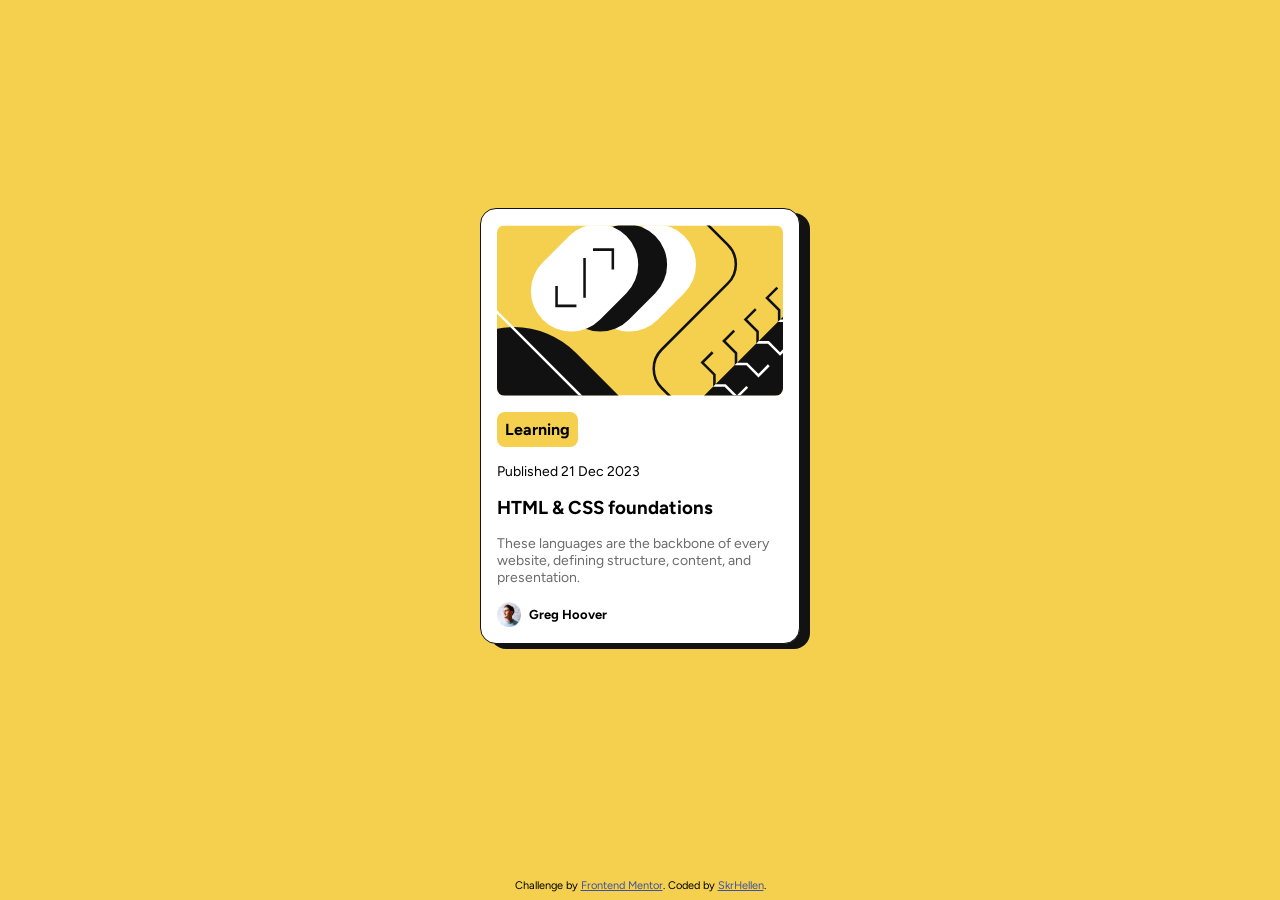
<file: card-preview-blog/index.html>
<!DOCTYPE html>
<html lang="en">
<head>
  <meta charset="UTF-8">
  <meta name="viewport" content="width=device-width, initial-scale=1.0"> <!-- displays site properly based on user's device -->

  <link rel="icon" type="image/png" sizes="32x32" href="./assets/images/favicon-32x32.png">
  <link rel="preconnect" href="https://fonts.googleapis.com">
  <link rel="preconnect" href="https://fonts.gstatic.com" crossorigin>
  <link href="https://fonts.googleapis.com/css2?family=Figtree:ital,wght@0,300..900;1,300..900&display=swap" rel="stylesheet">
  <title>Frontend Mentor | Blog preview card</title>

  <!-- Feel free to remove these styles or customise in your own stylesheet 👍 -->
  <style>
    * { box-sizing: border-box; margin: 0; padding: 0; font-family: "Figtree", sans-serif; }
    /* Centraliza o conteúdo na viewport, deixando espaço para o rodapé fixo */
    body { display: flex; align-items: center; justify-content: center; min-height: calc(100vh - 3rem); background-color: hsl(47, 88%, 63%);}
    .attribution { 
      font-size: 11px; 
      text-align: center; 
      position: fixed; 
      left: 0; 
      right: 0; 
      bottom: 0; 
      width: 100%;
      padding: 0.5rem 1rem;
    }
    .attribution a { color: hsl(228, 45%, 44%); }
    .card { 
      margin: 0;
      display: flex;
      flex-direction: column;
      align-items: start;
      justify-content: center;
      border: 1px solid hsl(0, 0%, 7%);
      box-shadow: 10px 5px 0px  hsl(0, 0%, 7%);
      padding: 1rem;
      border-radius: 1rem;
      max-width: 20rem;
      background-color: white;
    }
    .card > img {
      width: 100%;
      border-radius: 0.5rem;
      margin-bottom: 1rem;
    }
    .content {
      display: flex;
      flex-direction: column;
      gap: 1rem;
    }
    .category {
      padding: 0.5rem;
      background-color: hsl(47, 88%, 63%);
      max-width: fit-content;
      border-radius: 0.5rem;
    }
    .card-footer {
      display: flex;
      align-items: center;
      gap: 0.5rem;
      margin-top: 1rem;
      font-size: 13px;
    }
    .card-footer > img {
      width: 1.5rem;
    }
    .small-font {
      font-size: 14px;
    }
    .color-font {
      color:  hsl(0, 0%, 42%);
    }
    .title-action:hover {
      cursor: pointer;
      color: hsl(47, 88%, 63%);
      transition: color 0.3s ease-in-out;
    }
  </style>
</head>
<body>
  <div class="card">
    <img src="images/illustration-article.svg" alt="illustration-article">
    <div class="content">
      <p class="category"><strong>Learning</strong></p>
      <p class="small-font">Published 21 Dec 2023</p>
      <h3 class="title-action">HTML & CSS foundations</h3>
      <p class="small-font color-font">These languages are the backbone of every website, defining structure, content, and presentation.</p>
    </div>
    <div class="card-footer">
      <img src="images/image-avatar.webp" alt="Greg Hoover Avatar">
      <p><strong>Greg Hoover</strong></p>
    </div>
  </div>
  
  <div class="attribution">
    Challenge by <a href="https://www.frontendmentor.io?ref=challenge" target="_blank">Frontend Mentor</a>. 
    Coded by <a href="#">SkrHellen</a>.
  </div>
</body>

</html>
</file>
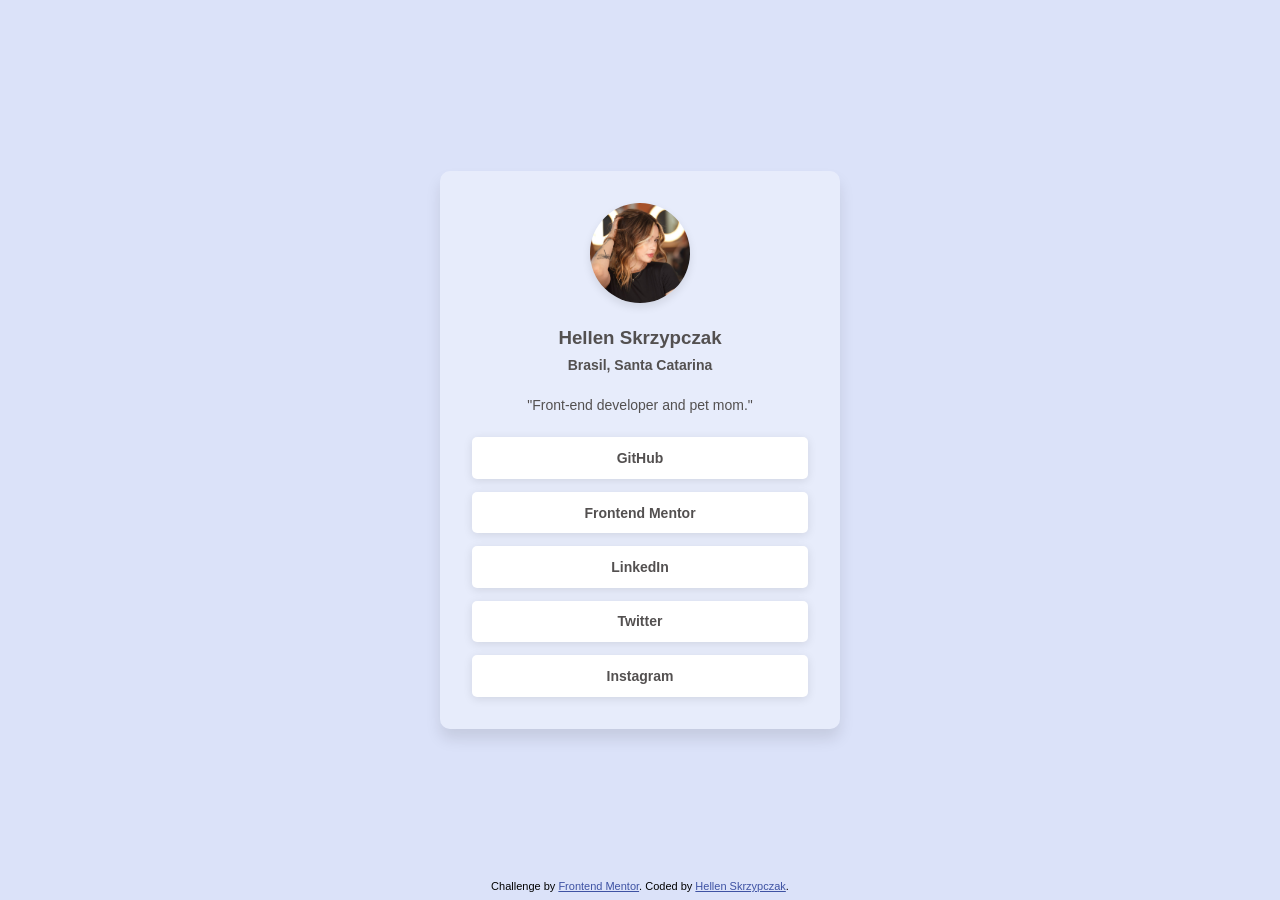
<file: card-profile/index.html>
<!DOCTYPE html>
<html lang="en">
<head>
  <meta charset="UTF-8">
  <meta name="viewport" content="width=device-width, initial-scale=1.0"> <!-- displays site properly based on user's device -->

  <link rel="icon" type="image/png" sizes="32x32" href="./assets/images/favicon-32x32.png">
  
  <title>Frontend Mentor | Social links profile</title>

  <!-- Feel free to remove these styles or customise in your own stylesheet 👍 -->
  <style>
    .attribution { 
      font-size: 11px; 
      text-align: center; 
      position: fixed; 
      left: 0; 
      right: 0; 
      bottom: 0; 
      width: 100%;
      padding: 0.5rem 1rem;
    }
    .attribution a { color: hsl(228, 45%, 44%); }

    * {
      box-sizing: border-box;
      margin: 0;
      padding: 0;
      font-family: 'Inter', sans-serif;
    }
    body{
      background-color: hsla(227, 72%, 83%, 0.473);
      display: flex;
      flex-direction: column;
      justify-content: center;
      align-items: center;
      height: 100vh;
    }
    .card{
      display: flex;
      flex-direction: column;
      align-items: center;
      gap: 1rem;
      background-color: hsla(0, 0%, 100%, 0.336);
      padding: 2rem;
      border-radius: 10px;
      box-shadow: 0 10px 15px rgba(0,0,0,0.1);
      min-width: 400px;
      margin: 0 auto;
      color: hsl(0, 2%, 32%);
    }
    .card-header{
      display: flex;
      flex-direction: column;
      align-items: center;
      gap: 0.5rem;
    }
    img{
      max-width: 100px;
      height: 100px;
      border-radius: 50%;
      object-fit: cover;
      margin-bottom: 1rem;
      box-shadow: 0 4px 8px rgba(0,0,0,0.1);
    }
    span{
      font-size: 14px;
      margin-bottom: 0.5rem;
    }
    p{
      font-size: 14px;
      margin-bottom: 0.5rem;
    }
    .card-links{
      display: flex;
      flex-direction: column;
      gap: 0.8rem;
      width: 100%;
    }
    .card-links a{
      text-decoration: none;
      background-color: white;
      padding: 0.8rem;
      border-radius: 5px;
      text-align: center;
      color: hsl(0, 2%, 32%);
      font-weight: 600;
      font-size: 14px;
      box-shadow: 0 2px 10px rgba(0,0,0,0.1);
    }
    .card-links a:hover{
      background-color:  hsla(227, 72%, 83%, 0.473);
      transition: background-color 0.5s, color 0.5s;
      box-shadow: 0 2px 5px rgba(0, 0, 0, 0.164);
      pointer-events: auto;
    }
  </style>
</head>
<body>
  <main class="card">
    <section class="card-header">
      <img src="assets/images/avatar-hellen.jpeg" alt="Profile Picture">
      <h3>Hellen Skrzypczak</h3>
      <span><strong>Brasil, Santa Catarina</strong></span>
    </section>
    <p>"Front-end developer and pet mom."</p>
    <section class="card-links">
      <a href="https://github.com/HellenSkrzypczak">GitHub</a>
      <a href="https://www.frontendmentor.io/profile/HellenSkrzypczak">Frontend Mentor</a>
      <a href="https://www.linkedin.com/in/hellen-skrzypczak/">LinkedIn</a>
      <a href="#">Twitter</a>
      <a href="https://www.instagram.com/skrhellen">Instagram</a>
    </section>
  </main>
  
  <div class="attribution">
    Challenge by <a href="https://www.frontendmentor.io?ref=challenge" target="_blank">Frontend Mentor</a>. 
    Coded by <a href="https://github.com/HellenSkrzypczak">Hellen Skrzypczak</a>.
  </div>
</body>
</html>
</file>
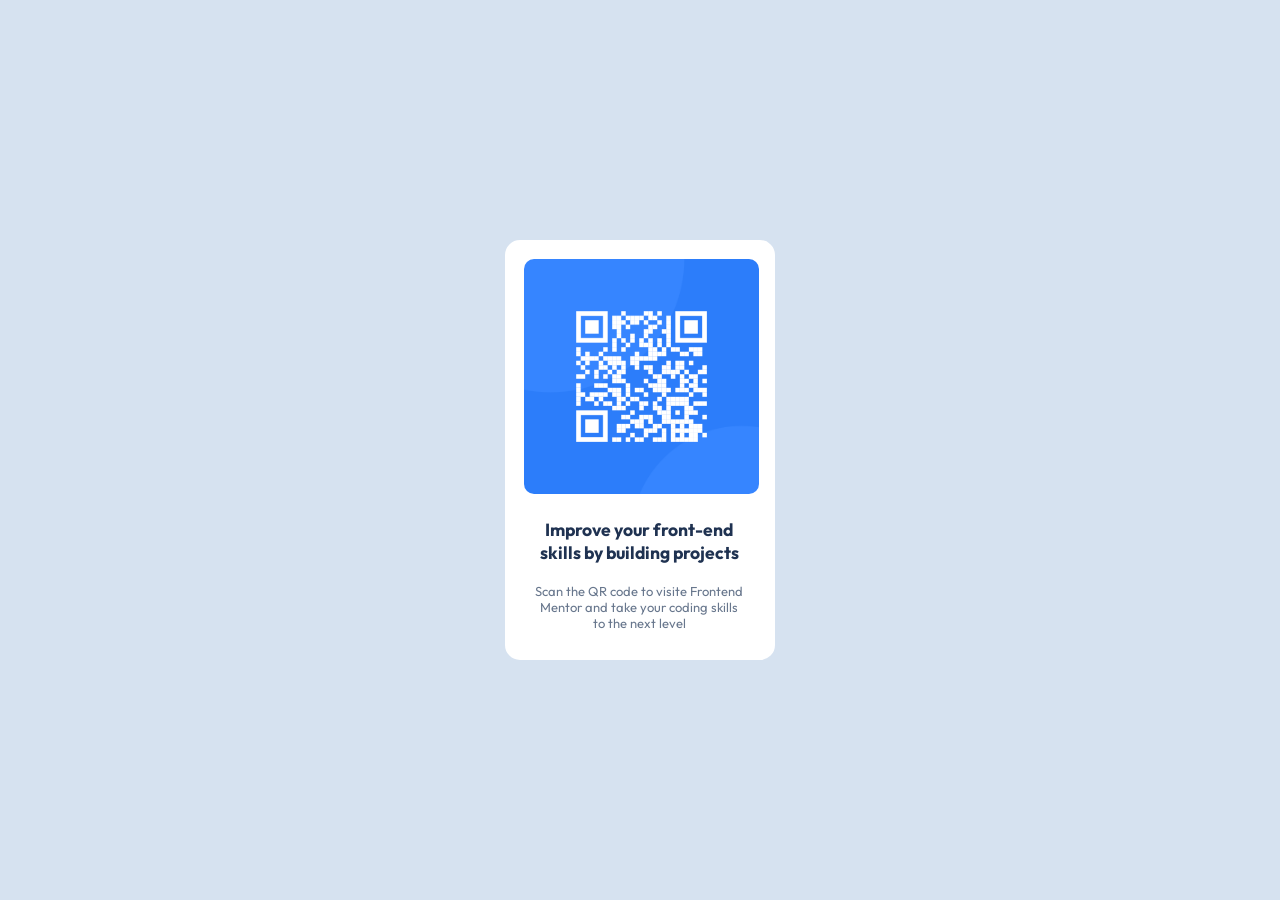
<file: qr-code/index.html>
<!DOCTYPE html>
<html lang="pt-br">
<head>
  <meta charset="UTF-8">
  <meta name="viewport" content="width=device-width, initial-scale=1.0">

  <link rel="icon" type="image/png" sizes="32x32" href="./images/favicon-32x32.png">
  <link rel="stylesheet" href="style.css">
  <link rel="preconnect" href="https://fonts.googleapis.com">
  <link rel="preconnect" href="https://fonts.gstatic.com" crossorigin>
  <link href="https://fonts.googleapis.com/css2?family=Outfit:wght@100..900&display=swap" rel="stylesheet">
  
  <title>QR code component</title>

</head>

<body>

<div class="container">

  <div class="imagem-box">
    <img src="images/image-qr-code.png" alt="QR-Code" class="imagem-qr-code">
  </div>

  <div class="conteudo">
    <h3>Improve your front-end skills by building projects</h3>
    <br>
    <p>Scan the QR code to visite Frontend Mentor and take your coding skills to the next level</p>
  </div>

</div>

  

</body>
</html>
</file>
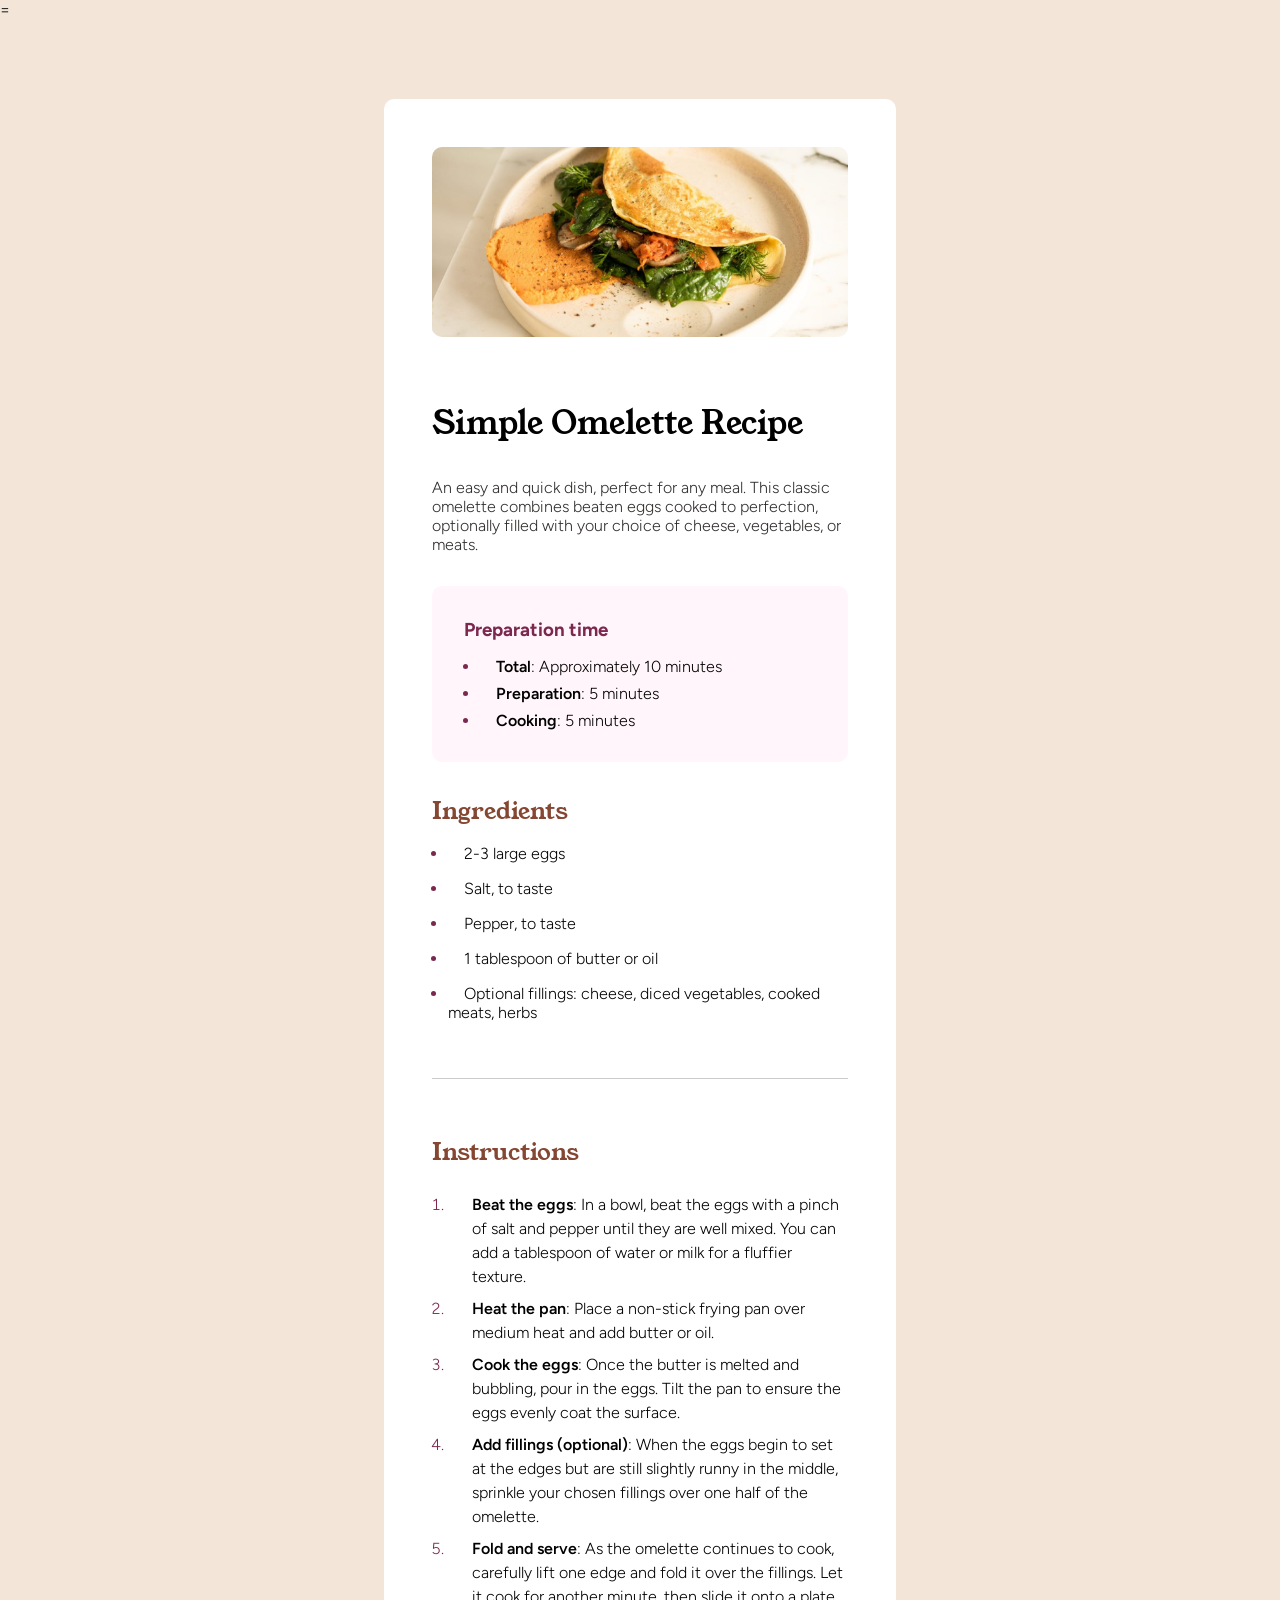
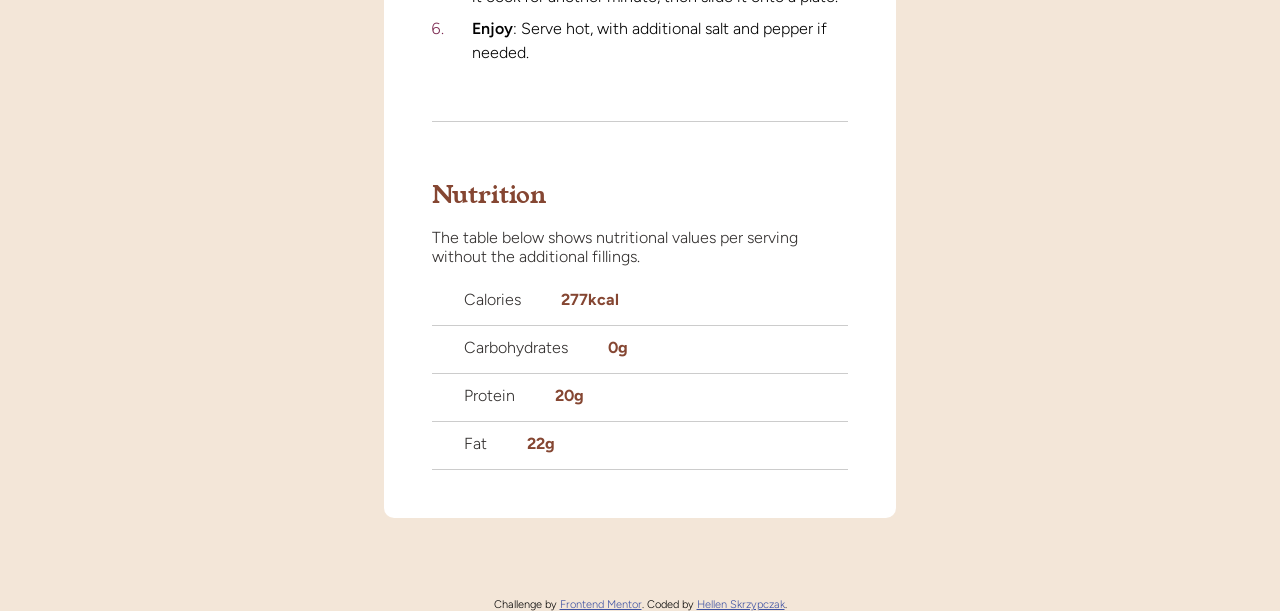
<file: recipe-page/index.html>
<!DOCTYPE html>
<html lang="en">
<head>
  <meta charset="UTF-8">
  <meta name="viewport" content="width=device-width, initial-scale=1.0">=
  <link rel="icon" type="image/png" sizes="32x32" href="./assets/images/favicon-32x32.png">
  <link rel="stylesheet" href="style.css">
  <title>Frontend Mentor | Recipe page</title>
  <style>
    .attribution { font-size: 11px; text-align: center; }
    .attribution a { color: hsl(228, 45%, 44%); }
  </style>
  <link rel="preconnect" href="https://fonts.googleapis.com">
  <link rel="preconnect" href="https://fonts.gstatic.com" crossorigin>
  <link href="https://fonts.googleapis.com/css2?family=Figtree:ital,wght@0,300..900;1,300..900&family=Young+Serif&display=swap" rel="stylesheet">
  <link href="https://fonts.googleapis.com/css2?family=Figtree:ital,wght@0,300..900;1,300..900&family=Outfit:wght@100..900&family=Young+Serif&display=swap" rel="stylesheet">
</head>
<body>
  <main>
    <img src="assets/images/image-omelette.jpeg" alt="Omelette Image">
    <h1 class="title-omelette">Simple Omelette Recipe</h1>
    <p>An easy and quick dish, perfect for any meal. This classic omelette combines beaten eggs cooked
    to perfection, optionally filled with your choice of cheese, vegetables, or meats.</p>
    
    <section class="box-prep-time">
      <h3>Preparation time</h3>
      <ul>
        <li><span><strong>Total</strong>: Approximately 10 minutes</span></li>
        <li><span><strong>Preparation</strong>: 5 minutes</span></li>
        <li><span><strong>Cooking</strong>: 5 minutes</span></li>
      </ul>
    </section>
    <section class="box-ingredients">
      <h2>Ingredients</h2>
      <ul>
        <li><span>2-3 large eggs</span></li>
        <li><span>Salt, to taste</span></li>
        <li><span>Pepper, to taste</span></li>
        <li><span>1 tablespoon of butter or oil</span></li>
        <li><span>Optional fillings: cheese, diced vegetables, cooked meats, herbs</span></li>
      </ul>
    </section>
    <hr>
    <section class="box-instructions">
      <h2>Instructions</h2>
      <ul>
        <li><span>
          <strong>Beat the eggs</strong>: In a bowl, beat the eggs with a pinch of salt and pepper until they are well mixed.
          You can add a tablespoon of water or milk for a fluffier texture.
        </span></li>
        <li><span><strong>Heat the pan</strong>: Place a non-stick frying pan over medium heat and add butter or oil.</span></li>
        <li><span><strong>Cook the eggs</strong>: Once the butter is melted and bubbling, pour in the eggs. Tilt the pan to ensure the eggs evenly coat the surface.</span></li>
        <li><span>
          <strong>Add fillings (optional)</strong>: When the eggs begin to set at the edges but are still slightly runny in the middle,
          sprinkle your chosen fillings over one half of the omelette.
        </span></li>
        <li><span>
          <strong>Fold and serve</strong>: As the omelette continues to cook, carefully lift one edge and fold it over the fillings.
          Let it cook for another minute, then slide it onto a plate.
        </span></li>
        <li><span><strong>Enjoy</strong>: Serve hot, with additional salt and pepper if needed.</span></li>
      </ul>
    </section>
    <hr>
    <section class="box-nutrition">
      <h2>Nutrition</h2>
      <p>The table below shows nutritional values per serving without the additional fillings.</p>
      <div class="table">
        <div class="table-column">
          <p>Calories</p>
          <p class="qnt">277kcal</p>
        </div>
        <div class="table-column">
          <p>Carbohydrates</p>
          <p class="qnt">0g</p>
        </div>
        <div class="table-column">
          <p>Protein</p>
          <p class="qnt">20g</p>
        </div>
        <div class="table-column">
          <p>Fat</p>
          <p class="qnt">22g</p>
        </div>
      </div>
    </section>
  </main>
  
  <div class="attribution">
    Challenge by <a href="https://www.frontendmentor.io?ref=challenge" target="_blank">Frontend Mentor</a>. 
    Coded by <a href="#">Hellen Skrzypczak</a>.
  </div>
</body>
</html>
</file>
<file: qr-code/style.css>
/* Reset básico */
* {
  margin: 0;
  padding: 0;
  box-sizing: border-box;
}

body {
    background-color:hsl(212, 45%, 89%);
    height: 100vh;
    margin: 0;
    display: flex;
    justify-content: center;
    align-items: center;
}

.container {
    height: auto;
    width: 270px;
    background-color: rgb(255, 255, 255);
    border: 9px solid white;
    border-radius: 15px;
    
}

.imagem-qr-code{
    width: 255px;
    height: auto;
    text-align: center;
    border-radius: 20px;
    border: 10px solid white;
}

.conteudo {
    height: auto;
    width: 250px;
    text-align: center;
    font-size: 15px;
    font-family: "Outfit", sans-serif;
    font-optical-sizing: auto;
    border: 10px solid white;
    border-bottom: 20px solid white;
    color: hsl(218, 44%, 22%);
}
p {
    font-size: 13px;
    color: hsl(216, 15%, 48%);
    border-left: 10px solid white;
    border-right: 10px solid white;
}
</file>
<file: recipe-page/style.css>
* {
    margin: 0;
    padding: 0;
    box-sizing: border-box;
}
body {
    width: 100%;
    height: 100vh;
    background-color: hsl(30, 54%, 90%);
    font-family: "Figtree", sans-serif;
    font-weight: 200;
}

main {
    max-width: 40vw;
    margin: 5rem auto;
    display: flex;
    flex-direction: column;
    justify-content: center;
    padding: 3rem;
    background-color: hsl(0, 0%, 100%);
    border-radius: 10px;
    gap: 2rem;
    color: hsl(24, 5%, 18%)
}
img {
    width: 100%;
    border-radius: 10px;
    margin-bottom: 2rem;
}
h1, h2 {
    font-family: "Young Serif", serif;
    font-weight: 400;
    color: hsl(14, 45%, 36%);
}
strong {
    font-weight: 600;
}
hr{
    border: none;
    height: 1px;
    background-color: hsl(0, 0%, 80%);
    margin: 1.5rem 0;
}
.title-omelette{
    color: black;
}
.box-prep-time{
    display: flex;
    flex-direction: column;
    gap: 0.5rem;
    background-color: hsl(330, 100%, 98%);
    padding: 2rem;
    border-radius: 10px;
}
.box-prep-time > h3 {
    color:  hsl(332, 51%, 32%);
    margin-bottom: 0.5rem;
}
.box-prep-time > ul {
    display: flex;
    flex-direction: column;
    gap: 0.5rem;
    margin-left: 1rem;
}

.box-ingredients {
    display: flex;
    flex-direction: column;
    gap: 1rem;
}
.box-ingredients > ul {
    display: flex;
    flex-direction: column;
    gap: 1rem;
    margin-left: 1rem;
}
.box-ingredients > ul > li,
.box-prep-time > ul > li,
.box-instructions > ul > li {
    color:  hsl(332, 51%, 32%);
}
.box-ingredients > ul > li > span,
.box-prep-time > ul > li > span,
.box-instructions > ul > li > span {
    margin-left: 1rem;
    color:  hsl(0, 0%, 0%);
}

.box-instructions {
    display: flex;
    flex-direction: column;
    gap: 1.5rem;
}
.box-instructions > ul {
    display: flex;
    flex-direction: column;
    gap: 0.5rem;
    margin-left: 1rem;
}
.box-instructions > ul > li {
    list-style-type: decimal;
    padding-left: 1.5rem;
    text-indent: -1rem;
    line-height: 1.5;
}
.box-nutrition {
    display: flex;
    flex-direction: column;
    gap: 1rem;
}
.table {
    display: flex;
    flex-direction: column;
    gap: 0.75rem;
    margin-top: 0.5rem;
}

.table-column {
    display: grid;
    grid-template-columns: 1fr 400px;
    align-items: center;
    gap: 0.5rem;
    border-bottom: 1px solid hsl(0, 0%, 80%);
    padding-bottom: 0.5rem;
}

.table-column p {
  margin-bottom: 0.5rem;
  margin-left:2rem;
}

.qnt {
    font-weight: 700;
    color: hsl(14, 45%, 36%);
    text-align: left;
}
</file>
